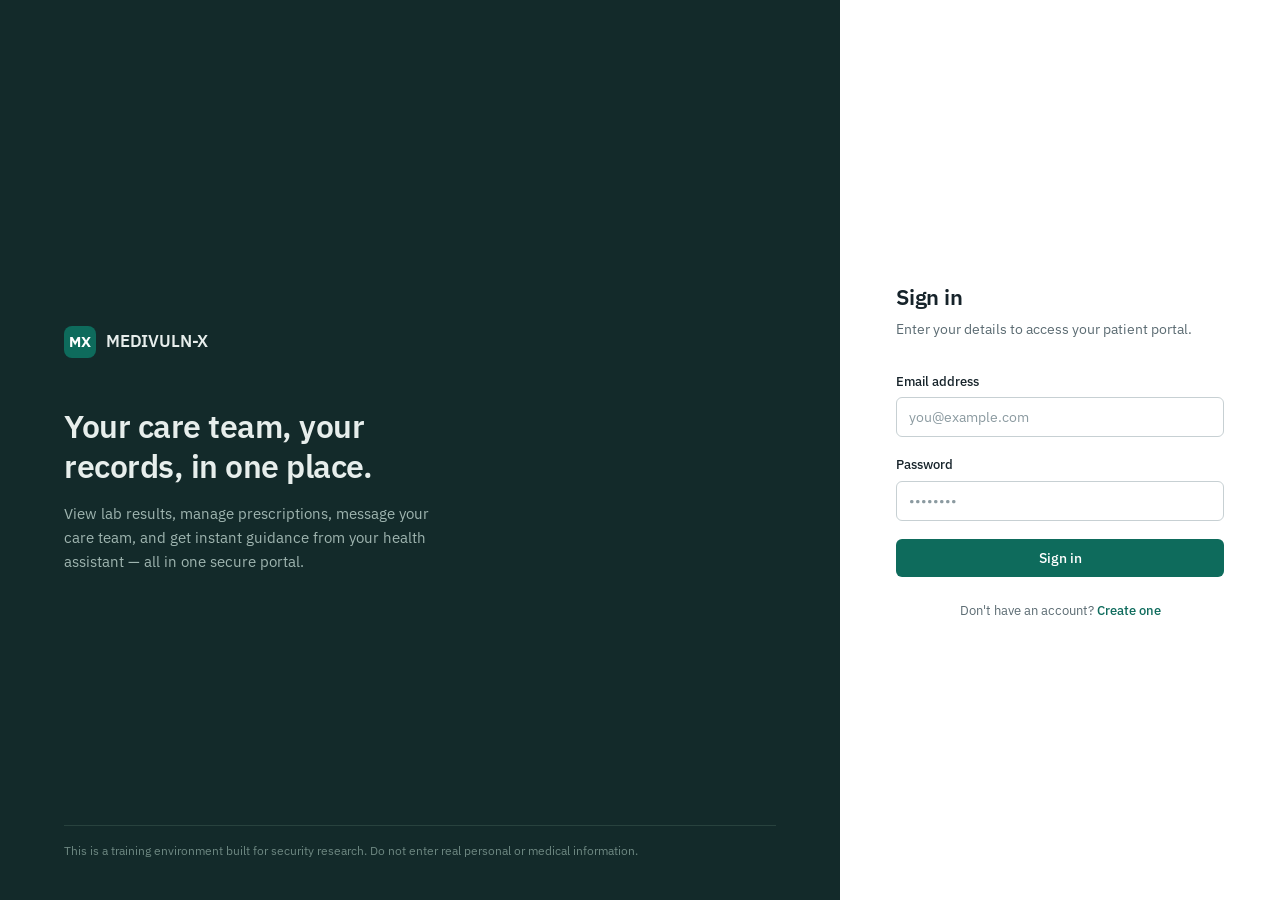
<file: frontend/index.html>
<!DOCTYPE html>
<html lang="en">
<head>
<meta charset="UTF-8">
<meta name="viewport" content="width=device-width, initial-scale=1">
<title>Sign in — MEDIVULN-X</title>
<link rel="stylesheet" href="style.css">
</head>
<body>
  <div class="auth-shell">
    <div class="auth-side">
      <div class="mark">
        <div class="mark-icon">MX</div>
        <div class="mark-text">MEDIVULN-X</div>
      </div>
      <h1>Your care team, your records, in one place.</h1>
      <p>View lab results, manage prescriptions, message your care team, and get instant guidance from your health assistant — all in one secure portal.</p>
      <div class="disclosure">
        This is a training environment built for security research. Do not enter real personal or medical information.
      </div>
    </div>
    <div class="auth-form-panel">
      <h2>Sign in</h2>
      <p class="sub">Enter your details to access your patient portal.</p>
      <div class="error-banner" id="err"></div>
      <form id="loginForm">
        <div class="field">
          <label for="email">Email address</label>
          <input type="email" id="email" placeholder="you@example.com" required>
        </div>
        <div class="field">
          <label for="password">Password</label>
          <input type="password" id="password" placeholder="••••••••" required>
        </div>
        <button type="submit" class="btn-primary">Sign in</button>
      </form>
      <p class="auth-switch">Don't have an account? <a href="register.html">Create one</a></p>
    </div>
  </div>
  <script src="app.js"></script>
  <script>
    document.getElementById('loginForm').addEventListener('submit', async (e) => {
      e.preventDefault();
      const email = document.getElementById('email').value;
      const password = document.getElementById('password').value;
      const errBox = document.getElementById('err');
      errBox.classList.remove('show');
      try {
        const data = await api('/api/v2/auth/login', 'POST', { email, password });
        localStorage.setItem('access_token', data.access_token);
        localStorage.setItem('refresh_token', data.refresh_token);
        window.location.href = 'dashboard.html';
      } catch (err) {
        errBox.textContent = err.message;
        errBox.classList.add('show');
      }
    });
  </script>
</body>
</html>
</file>
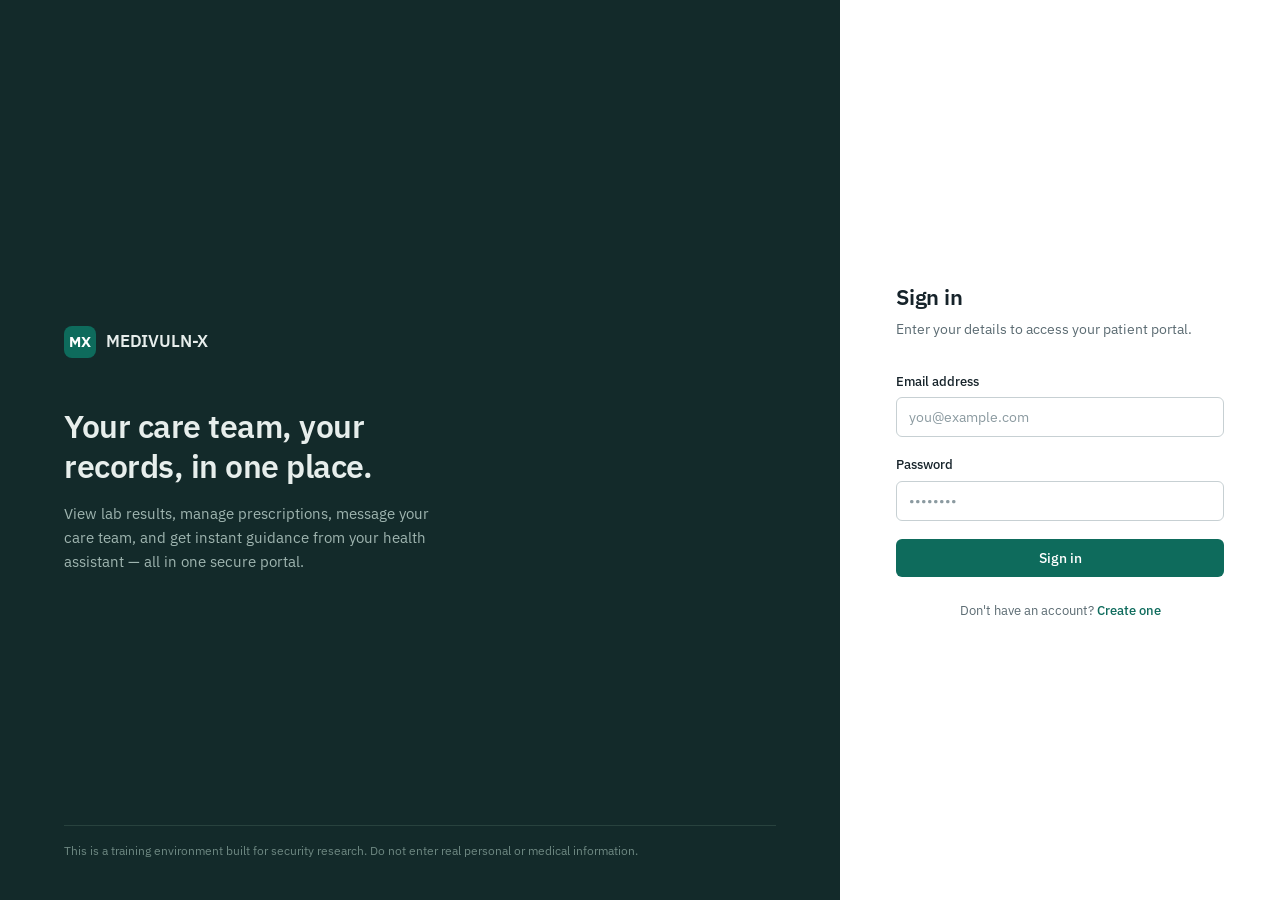
<file: frontend/dashboard.html>
<!DOCTYPE html>
<html lang="en">
<head>
<meta charset="UTF-8">
<meta name="viewport" content="width=device-width, initial-scale=1">
<title>MEDIVULN-X — Patient Portal</title>
<link rel="stylesheet" href="style.css">
</head>
<body>
  <div class="app-shell">

    <aside class="sidebar">
      <div class="mark">
        <div class="mark-icon">MX</div>
        <div class="mark-text">MEDIVULN-X</div>
      </div>
      <nav>
        <div class="nav-item active" data-section="overview">
          <span class="nav-icon"><svg viewBox="0 0 24 24" fill="none" stroke="currentColor" stroke-width="1.8"><rect x="3" y="3" width="7" height="9" rx="1.5"/><rect x="14" y="3" width="7" height="5" rx="1.5"/><rect x="14" y="12" width="7" height="9" rx="1.5"/><rect x="3" y="16" width="7" height="5" rx="1.5"/></svg></span>
          Overview
        </div>
        <div class="nav-item" data-section="records">
          <span class="nav-icon"><svg viewBox="0 0 24 24" fill="none" stroke="currentColor" stroke-width="1.8"><path d="M14 2H6a2 2 0 0 0-2 2v16a2 2 0 0 0 2 2h12a2 2 0 0 0 2-2V8z"/><path d="M14 2v6h6"/><path d="M9 13h6M9 17h6"/></svg></span>
          Health Records
        </div>
        <div class="nav-item" data-section="pharmacy">
          <span class="nav-icon"><svg viewBox="0 0 24 24" fill="none" stroke="currentColor" stroke-width="1.8"><rect x="3" y="7" width="18" height="13" rx="1.5"/><path d="M8 7V5a2 2 0 0 1 2-2h4a2 2 0 0 1 2 2v2"/><path d="M12 11v5M9.5 13.5h5"/></svg></span>
          Prescriptions
        </div>
        <div class="nav-item" data-section="messages">
          <span class="nav-icon"><svg viewBox="0 0 24 24" fill="none" stroke="currentColor" stroke-width="1.8"><path d="M21 15a2 2 0 0 1-2 2H7l-4 4V5a2 2 0 0 1 2-2h14a2 2 0 0 1 2 2z"/></svg></span>
          Messages
        </div>
        <div class="nav-item" data-section="assistant">
          <span class="nav-icon"><svg viewBox="0 0 24 24" fill="none" stroke="currentColor" stroke-width="1.8"><circle cx="12" cy="12" r="9"/><path d="M9 10h.01M15 10h.01M9.5 15a3.5 3.5 0 0 0 5 0"/></svg></span>
          AI Assistant
        </div>
        <div class="nav-item" data-section="import">
          <span class="nav-icon"><svg viewBox="0 0 24 24" fill="none" stroke="currentColor" stroke-width="1.8"><path d="M12 3v12m0 0l-4-4m4 4l4-4"/><path d="M4 17v2a2 2 0 0 0 2 2h12a2 2 0 0 0 2-2v-2"/></svg></span>
          Import Records
        </div>
      </nav>
      <div class="sidebar-footer">
        <div class="identity">
          <div class="avatar" id="avatarInitial">·</div>
          <div class="identity-text">
            <div class="identity-name" id="whoamiName">Loading…</div>
            <div class="identity-role" id="whoamiRole">&nbsp;</div>
          </div>
        </div>
        <button class="logout-link" id="logout">Sign out</button>
      </div>
    </aside>

    <div class="main">
      <div class="topbar">
        <h1 id="pageTitle">Overview</h1>
        <div class="topbar-meta" id="pageMeta"></div>
      </div>

      <div class="content">

        <!-- ── OVERVIEW ───────────────────────────────── -->
        <section class="section-view active" id="view-overview">
          <div class="panel">
            <div class="panel-header">
              <div>
                <h2>Look up a record</h2>
                <div class="panel-sub">Fetch any record by its ID</div>
              </div>
            </div>
            <div class="panel-body">
              <div class="inline-form">
                <div class="field">
                  <label>Record ID</label>
                  <input id="lookupId" type="number" placeholder="e.g. 3">
                </div>
                <button class="btn-secondary" id="lookupBtn">Fetch record</button>
              </div>
              <div class="result-box" id="lookupResult" style="display:none;"></div>
            </div>
          </div>

          <div class="panel">
            <div class="panel-header">
              <div>
                <h2>My health records</h2>
                <div class="panel-sub">Recent entries from you and your care team</div>
              </div>
              <button class="btn-secondary btn-sm" id="refreshOverview">Refresh</button>
            </div>
            <div class="panel-body flush" id="overviewRecords">
              <div class="empty-state">Click refresh to load your records.</div>
            </div>
          </div>
        </section>

        <!-- ── RECORDS ────────────────────────────────── -->
        <section class="section-view" id="view-records">
          <div class="panel">
            <div class="panel-header">
              <div>
                <h2>My health records</h2>
                <div class="panel-sub">Lab reports, imaging, and notes</div>
              </div>
              <button class="btn-secondary btn-sm" id="loadRecords">Refresh</button>
            </div>
            <div class="panel-body flush" id="records"></div>
          </div>

          <div class="panel">
            <div class="panel-header">
              <div>
                <h2>Add a note</h2>
                <div class="panel-sub">Add a personal note to your record</div>
              </div>
            </div>
            <div class="panel-body">
              <div class="field">
                <label>Title</label>
                <input id="recTitle" placeholder="e.g. Follow-up reminder">
              </div>
              <div class="field">
                <label>Content</label>
                <textarea id="recContent" placeholder="Write your note…"></textarea>
              </div>
              <button class="btn-primary" style="width:auto;" id="addRecord">Add note</button>
            </div>
          </div>
        </section>

        <!-- ── PHARMACY ───────────────────────────────── -->
        <section class="section-view" id="view-pharmacy">
          <div class="panel">
            <div class="panel-header">
              <div>
                <h2>Prescriptions</h2>
                <div class="panel-sub">View active prescriptions by patient ID</div>
              </div>
            </div>
            <div class="panel-body">
              <div class="inline-form">
                <div class="field">
                  <label>Patient ID</label>
                  <input id="rxPatientId" type="number" placeholder="e.g. 1">
                </div>
                <button class="btn-secondary" id="loadRx">Load</button>
              </div>
            </div>
            <div class="panel-body flush" id="rxList"></div>
          </div>

          <div class="panel">
            <div class="panel-header">
              <div>
                <h2>Request a refill</h2>
                <div class="panel-sub">Request additional medication on an active prescription</div>
              </div>
            </div>
            <div class="panel-body">
              <div class="form-row">
                <div class="field">
                  <label>Prescription ID</label>
                  <input id="refillPrescriptionId" type="number" placeholder="e.g. 1">
                </div>
                <div class="field">
                  <label>Quantity</label>
                  <input id="refillQty" type="number" placeholder="e.g. 30">
                </div>
              </div>
              <button class="btn-primary" style="width:auto;" id="refillBtn">Request refill</button>
              <div class="result-box" id="refillResult" style="display:none;"></div>
            </div>
          </div>
        </section>

        <!-- ── MESSAGES ───────────────────────────────── -->
        <section class="section-view" id="view-messages">
          <div class="panel">
            <div class="panel-header">
              <div>
                <h2>Send a message</h2>
                <div class="panel-sub">Message a member of your care team</div>
              </div>
            </div>
            <div class="panel-body">
              <div class="form-row">
                <div class="field">
                  <label>Recipient user ID</label>
                  <input id="msgTo" type="number" placeholder="e.g. 3">
                </div>
              </div>
              <div class="field">
                <label>Message</label>
                <textarea id="msgBody" placeholder="Write your message…"></textarea>
              </div>
              <button class="btn-primary" style="width:auto;" id="msgSend">Send message</button>
            </div>
          </div>

          <div class="panel">
            <div class="panel-header">
              <div>
                <h2>View a thread</h2>
                <div class="panel-sub">View messages exchanged with a user ID</div>
              </div>
            </div>
            <div class="panel-body">
              <div class="inline-form">
                <div class="field">
                  <label>User ID</label>
                  <input id="threadWith" type="number" placeholder="e.g. 3">
                </div>
                <button class="btn-secondary" id="threadLoad">Load thread</button>
              </div>
            </div>
            <div class="panel-body flush" id="msgThread"></div>
          </div>
        </section>

        <!-- ── AI ASSISTANT ───────────────────────────── -->
        <section class="section-view" id="view-assistant">
          <div class="panel">
            <div class="panel-header">
              <div>
                <h2>AI symptom checker</h2>
                <div class="panel-sub">Describe how you're feeling for general guidance</div>
              </div>
            </div>
            <div class="chat-thread" id="chatLog"></div>
            <div class="chat-input-row">
              <input id="chatInput" placeholder="Describe your symptoms…">
              <button class="btn-primary" style="width:auto;" id="chatSend">Send</button>
            </div>
            <div class="disclaimer-note">This assistant does not provide medical diagnoses. For emergencies, contact your care team directly.</div>
          </div>
        </section>

        <!-- ── IMPORT ─────────────────────────────────── -->
        <section class="section-view" id="view-import">
          <div class="panel">
            <div class="panel-header">
              <div>
                <h2>Import a lab report</h2>
                <div class="panel-sub">Import results from an external provider by URL</div>
              </div>
            </div>
            <div class="panel-body">
              <div class="field">
                <label>Title</label>
                <input id="importTitle" placeholder="e.g. Quest Diagnostics — Q3 Panel">
              </div>
              <div class="field">
                <label>Source URL</label>
                <input id="importUrl" placeholder="https://provider.example.com/report.pdf">
              </div>
              <button class="btn-primary" style="width:auto;" id="importBtn">Import record</button>
              <div class="result-box" id="importResult" style="display:none;"></div>
            </div>
          </div>
        </section>

      </div>
    </div>
  </div>

  <script src="app.js"></script>
  <script>
    // ── Navigation ─────────────────────────────────────────
    const titles = {
      overview: 'Overview', records: 'Health Records', pharmacy: 'Prescriptions',
      messages: 'Messages', assistant: 'AI Assistant', import: 'Import Records'
    };
    document.querySelectorAll('.nav-item').forEach(item => {
      item.addEventListener('click', () => {
        document.querySelectorAll('.nav-item').forEach(n => n.classList.remove('active'));
        document.querySelectorAll('.section-view').forEach(v => v.classList.remove('active'));
        item.classList.add('active');
        const key = item.dataset.section;
        document.getElementById('view-' + key).classList.add('active');
        document.getElementById('pageTitle').textContent = titles[key];
      });
    });

    // ── Identity ───────────────────────────────────────────
    (async () => {
      try {
        const me = await api('/api/v2/auth/me', 'GET');
        document.getElementById('whoamiName').textContent = me.full_name;
        document.getElementById('whoamiRole').textContent = me.role;
        document.getElementById('avatarInitial').textContent = me.full_name.charAt(0).toUpperCase();
        document.getElementById('pageMeta').textContent = `Patient ID: ${me.id}`;
      } catch (e) {
        window.location.href = 'index.html';
      }
    })();

    document.getElementById('logout').onclick = () => {
      localStorage.clear();
      window.location.href = 'index.html';
    };

    // ── Records rendering helper ─────────────────────────────
    function renderRecords(recs, target) {
      if (!recs.length) {
        target.innerHTML = '<div class="empty-state">No records yet.</div>';
        return;
      }
      target.innerHTML = recs.map(r => `
        <div class="row-item">
          <div>
            <div class="row-title">${r.title || '(untitled)'}</div>
            <div class="row-meta">#${r.id} · ${new Date(r.created_at).toLocaleDateString()}</div>
            ${r.content_text ? `<div class="row-body">${r.content_text}</div>` : ''}
          </div>
          <span class="tag">${r.record_type}</span>
        </div>
      `).join('');
    }

    document.getElementById('loadRecords').onclick = async () => {
      const recs = await api('/api/v2/records', 'GET');
      renderRecords(recs, document.getElementById('records'));
    };
    document.getElementById('refreshOverview').onclick = async () => {
      const recs = await api('/api/v2/records', 'GET');
      renderRecords(recs, document.getElementById('overviewRecords'));
    };

    document.getElementById('addRecord').onclick = async () => {
      await api('/api/v2/records', 'POST', {
        title: document.getElementById('recTitle').value,
        record_type: 'note',
        content_text: document.getElementById('recContent').value,
      });
      document.getElementById('recTitle').value = '';
      document.getElementById('recContent').value = '';
      document.getElementById('loadRecords').click();
    };

    document.getElementById('lookupBtn').onclick = async () => {
      const id = document.getElementById('lookupId').value;
      const box = document.getElementById('lookupResult');
      box.style.display = 'block';
      try {
        const rec = await api(`/api/v2/records/${id}`, 'GET');
        box.textContent = JSON.stringify(rec, null, 2);
      } catch (e) {
        box.textContent = e.message;
      }
    };

    document.getElementById('importBtn').onclick = async () => {
      const box = document.getElementById('importResult');
      box.style.display = 'block';
      try {
        const rec = await api('/api/v2/records/fetch-from-url', 'POST', {
          title: document.getElementById('importTitle').value,
          source_url: document.getElementById('importUrl').value,
        });
        box.textContent = JSON.stringify(rec, null, 2);
      } catch (e) {
        box.textContent = e.message;
      }
    };

    document.getElementById('loadRx').onclick = async () => {
      const pid = document.getElementById('rxPatientId').value;
      const target = document.getElementById('rxList');
      try {
        const list = await api(`/api/v2/pharmacy/prescriptions/${pid}`, 'GET');
        if (!list.length) { target.innerHTML = '<div class="empty-state">No prescriptions found.</div>'; return; }
        target.innerHTML = list.map(p => `
          <div class="row-item">
            <div>
              <div class="row-title">${p.medication}</div>
              <div class="row-meta">#${p.id} · Qty ${p.quantity} · Refills ${p.refills_used}/${p.refills_allowed} · $${p.unit_price}/unit</div>
            </div>
            <span class="tag ${p.status === 'active' ? '' : 'tag-warning'}">${p.status}</span>
          </div>
        `).join('');
      } catch (e) {
        target.innerHTML = `<div class="empty-state">${e.message}</div>`;
      }
    };

    document.getElementById('refillBtn').onclick = async () => {
      const box = document.getElementById('refillResult');
      box.style.display = 'block';
      try {
        const res = await api('/api/v2/pharmacy/refill', 'POST', {
          prescription_id: Number(document.getElementById('refillPrescriptionId').value),
          quantity: Number(document.getElementById('refillQty').value),
        });
        box.textContent = JSON.stringify(res, null, 2);
      } catch (e) {
        box.textContent = e.message;
      }
    };

    let chatSessionId = null;
    document.getElementById('chatSend').onclick = async () => {
      const input = document.getElementById('chatInput');
      const text = input.value;
      if (!text.trim()) return;
      const log = document.getElementById('chatLog');
      log.innerHTML += `<div class="chat-msg user"><div class="chat-bubble">${text}</div></div>`;
      input.value = '';
      log.scrollTop = log.scrollHeight;
      const res = await api('/api/v2/chatbot/chat', 'POST', { session_id: chatSessionId, message: text });
      chatSessionId = res.session_id;
      log.innerHTML += `<div class="chat-msg assistant"><div class="chat-bubble">${res.reply}</div></div>`;
      log.scrollTop = log.scrollHeight;
    };
    document.getElementById('chatInput').addEventListener('keydown', (e) => {
      if (e.key === 'Enter') document.getElementById('chatSend').click();
    });

    document.getElementById('msgSend').onclick = async () => {
      await api('/api/v2/messages', 'POST', {
        recipient_id: Number(document.getElementById('msgTo').value),
        body: document.getElementById('msgBody').value,
      });
      document.getElementById('msgBody').value = '';
    };

    document.getElementById('threadLoad').onclick = async () => {
      const uid = document.getElementById('threadWith').value;
      const target = document.getElementById('msgThread');
      const msgs = await api(`/api/v2/messages/thread/${uid}`, 'GET');
      if (!msgs.length) { target.innerHTML = '<div class="empty-state">No messages found.</div>'; return; }
      target.innerHTML = msgs.map(m => `
        <div class="row-item">
          <div>
            <div class="row-meta">From user #${m.sender_id} → To user #${m.recipient_id}</div>
            <div class="row-body">${m.body}</div>
          </div>
        </div>
      `).join('');
    };

    // Load overview records on first paint
    document.getElementById('refreshOverview').click();
  </script>
</body>
</html>
</file>
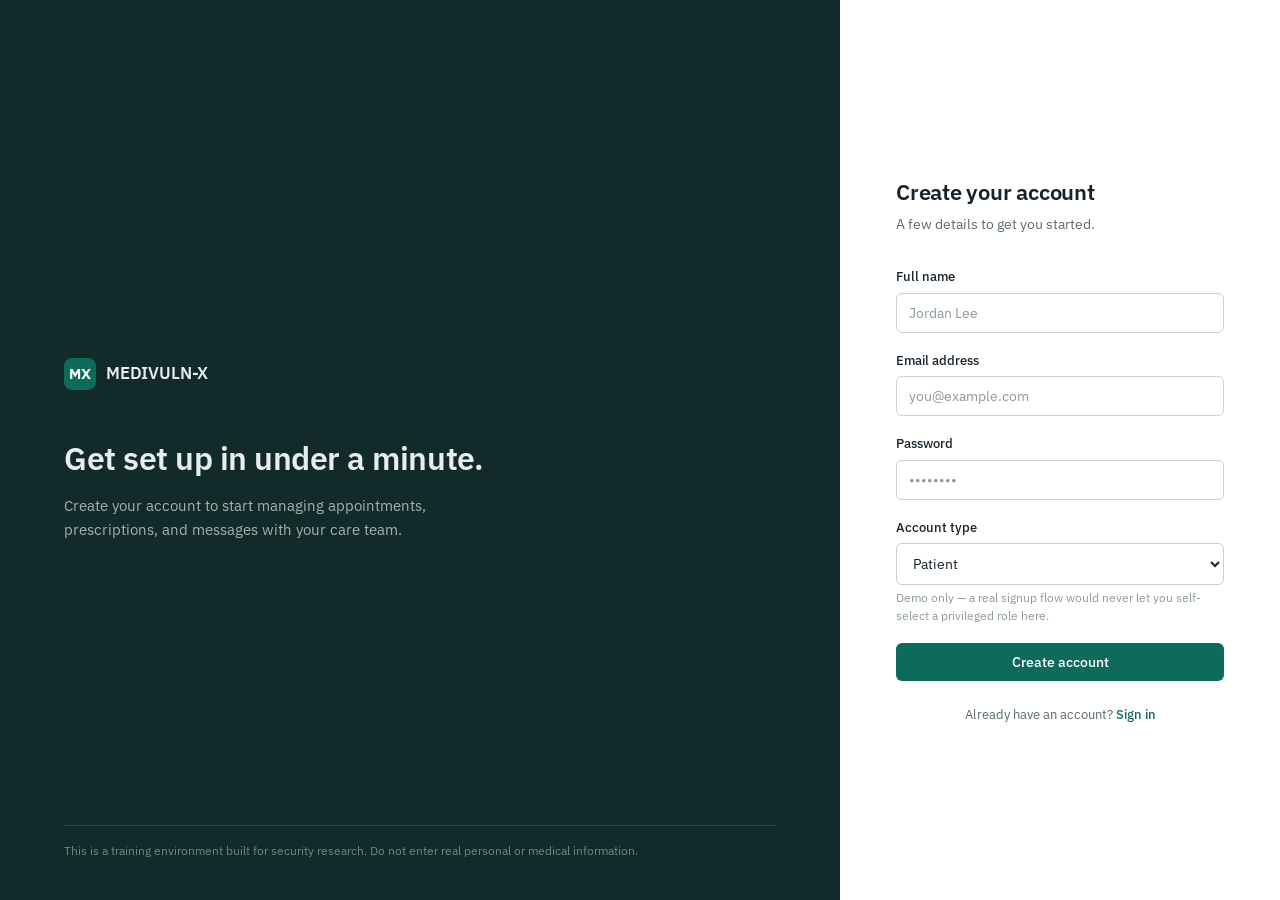
<file: frontend/register.html>
<!DOCTYPE html>
<html lang="en">
<head>
<meta charset="UTF-8">
<meta name="viewport" content="width=device-width, initial-scale=1">
<title>Create account — MEDIVULN-X</title>
<link rel="stylesheet" href="style.css">
</head>
<body>
  <div class="auth-shell">
    <div class="auth-side">
      <div class="mark">
        <div class="mark-icon">MX</div>
        <div class="mark-text">MEDIVULN-X</div>
      </div>
      <h1>Get set up in under a minute.</h1>
      <p>Create your account to start managing appointments, prescriptions, and messages with your care team.</p>
      <div class="disclosure">
        This is a training environment built for security research. Do not enter real personal or medical information.
      </div>
    </div>
    <div class="auth-form-panel">
      <h2>Create your account</h2>
      <p class="sub">A few details to get you started.</p>
      <div class="error-banner" id="err"></div>
      <form id="regForm">
        <div class="field">
          <label for="full_name">Full name</label>
          <input type="text" id="full_name" placeholder="Jordan Lee" required>
        </div>
        <div class="field">
          <label for="email">Email address</label>
          <input type="email" id="email" placeholder="you@example.com" required>
        </div>
        <div class="field">
          <label for="password">Password</label>
          <input type="password" id="password" placeholder="••••••••" required>
        </div>
        <div class="field">
          <label for="role">Account type</label>
          <select id="role">
            <option value="patient">Patient</option>
            <option value="doctor">Doctor</option>
            <option value="admin">Admin</option>
          </select>
          <div class="hint">Demo only — a real signup flow would never let you self-select a privileged role here.</div>
        </div>
        <button type="submit" class="btn-primary">Create account</button>
      </form>
      <p class="auth-switch">Already have an account? <a href="index.html">Sign in</a></p>
    </div>
  </div>
  <script src="app.js"></script>
  <script>
    document.getElementById('regForm').addEventListener('submit', async (e) => {
      e.preventDefault();
      const body = {
        full_name: document.getElementById('full_name').value,
        email: document.getElementById('email').value,
        password: document.getElementById('password').value,
        role: document.getElementById('role').value,
      };
      const errBox = document.getElementById('err');
      errBox.classList.remove('show');
      try {
        await api('/api/v2/auth/register', 'POST', body);
        window.location.href = 'index.html';
      } catch (err) {
        errBox.textContent = err.message;
        errBox.classList.add('show');
      }
    });
  </script>
</body>
</html>
</file>
<file: frontend/style.css>
/* ──────────────────────────────────────────────────────────
   MEDIVULN-X — Design System
   Clinical trust through restraint: light surfaces, one
   accent color, generous whitespace, flat bordered panels.
   ────────────────────────────────────────────────────────── */

@import url('https://fonts.googleapis.com/css2?family=IBM+Plex+Sans:wght@400;500;600;700&family=IBM+Plex+Mono:wght@500&display=swap');

:root {
  --bg:          #F6F8F9;
  --surface:     #FFFFFF;
  --surface-alt: #EEF2F3;
  --sidebar-bg:  #132A2A;
  --sidebar-text:#AEC4C0;
  --sidebar-text-active: #FFFFFF;
  --primary:     #0E6B5C;
  --primary-hover: #0A5447;
  --primary-tint:#E4F1EE;
  --text:        #16232A;
  --text-muted:  #5B6B72;
  --text-faint:  #8B9AA0;
  --border:      #E0E6E8;
  --border-strong: #C7D0D3;
  --danger:      #B3261E;
  --danger-tint: #FBEAE9;
  --warning:     #8A5A00;
  --warning-tint:#FCF2DC;
  --success:     #0E6B5C;
  --radius:      6px;
  --shadow-sm:   0 1px 2px rgba(22,35,42,0.06);
  --font:        'IBM Plex Sans', -apple-system, BlinkMacSystemFont, sans-serif;
  --font-mono:   'IBM Plex Mono', monospace;
}

* { box-sizing: border-box; margin: 0; padding: 0; }

html, body {
  height: 100%;
  font-family: var(--font);
  background: var(--bg);
  color: var(--text);
  font-size: 14px;
  line-height: 1.5;
  -webkit-font-smoothing: antialiased;
}

/* ── Auth pages (login / register) ─────────────────────────── */

.auth-shell {
  min-height: 100vh;
  display: flex;
  background: var(--bg);
}

.auth-side {
  flex: 1;
  background: var(--sidebar-bg);
  color: #E7EEEC;
  display: flex;
  flex-direction: column;
  justify-content: center;
  padding: 64px;
  position: relative;
}

.auth-side .mark {
  display: inline-flex;
  align-items: center;
  gap: 10px;
  margin-bottom: 48px;
}

.auth-side .mark-icon {
  width: 32px;
  height: 32px;
  border-radius: 8px;
  background: var(--primary);
  display: flex;
  align-items: center;
  justify-content: center;
  font-weight: 700;
  font-size: 15px;
  color: white;
}

.auth-side .mark-text {
  font-size: 17px;
  font-weight: 600;
  letter-spacing: -0.01em;
}

.auth-side h1 {
  font-size: 32px;
  font-weight: 600;
  line-height: 1.25;
  letter-spacing: -0.015em;
  max-width: 420px;
  margin-bottom: 16px;
}

.auth-side p {
  color: #9FB5B0;
  font-size: 15px;
  max-width: 380px;
  line-height: 1.6;
}

.auth-side .disclosure {
  position: absolute;
  bottom: 40px;
  left: 64px;
  right: 64px;
  font-size: 12px;
  color: #6E8882;
  border-top: 1px solid #28423E;
  padding-top: 16px;
}

.auth-form-panel {
  width: 440px;
  display: flex;
  flex-direction: column;
  justify-content: center;
  padding: 64px 56px;
  background: var(--surface);
}

.auth-form-panel h2 {
  font-size: 22px;
  font-weight: 600;
  margin-bottom: 6px;
  letter-spacing: -0.01em;
}

.auth-form-panel .sub {
  color: var(--text-muted);
  font-size: 14px;
  margin-bottom: 32px;
}

.field { margin-bottom: 18px; }

.field label {
  display: block;
  font-size: 13px;
  font-weight: 500;
  color: var(--text);
  margin-bottom: 6px;
}

.field .hint {
  font-size: 12px;
  color: var(--text-faint);
  margin-top: 4px;
}

input[type="text"],
input[type="email"],
input[type="password"],
input[type="number"],
textarea,
select {
  width: 100%;
  padding: 10px 12px;
  font-family: var(--font);
  font-size: 14px;
  color: var(--text);
  background: var(--surface);
  border: 1px solid var(--border-strong);
  border-radius: var(--radius);
  transition: border-color 0.12s ease;
}

input:focus, textarea:focus, select:focus {
  outline: none;
  border-color: var(--primary);
  box-shadow: 0 0 0 3px var(--primary-tint);
}

input::placeholder, textarea::placeholder { color: var(--text-faint); }

textarea { resize: vertical; min-height: 72px; }

button, .btn {
  font-family: var(--font);
  font-size: 14px;
  font-weight: 500;
  border: none;
  border-radius: var(--radius);
  cursor: pointer;
  transition: background 0.12s ease;
}

.btn-primary {
  background: var(--primary);
  color: white;
  padding: 10px 18px;
  width: 100%;
}
.btn-primary:hover { background: var(--primary-hover); }

.btn-secondary {
  background: var(--surface);
  color: var(--text);
  border: 1px solid var(--border-strong);
  padding: 8px 14px;
}
.btn-secondary:hover { background: var(--surface-alt); }

.btn-sm { padding: 6px 12px; font-size: 13px; }

.error-banner {
  background: var(--danger-tint);
  color: var(--danger);
  border: 1px solid #E8B4B0;
  border-radius: var(--radius);
  padding: 10px 12px;
  font-size: 13px;
  margin-bottom: 16px;
  display: none;
}
.error-banner.show { display: block; }

.auth-switch {
  margin-top: 24px;
  font-size: 13px;
  color: var(--text-muted);
  text-align: center;
}
.auth-switch a { color: var(--primary); text-decoration: none; font-weight: 500; }
.auth-switch a:hover { text-decoration: underline; }

/* ── App shell ──────────────────────────────────────────────── */

.app-shell {
  display: flex;
  min-height: 100vh;
}

.sidebar {
  width: 236px;
  background: var(--sidebar-bg);
  color: var(--sidebar-text);
  display: flex;
  flex-direction: column;
  flex-shrink: 0;
  position: fixed;
  top: 0; left: 0; bottom: 0;
}

.sidebar .mark {
  display: flex;
  align-items: center;
  gap: 10px;
  padding: 22px 20px;
  border-bottom: 1px solid #243D39;
}

.sidebar .mark-icon {
  width: 28px; height: 28px;
  border-radius: 7px;
  background: var(--primary);
  display: flex; align-items: center; justify-content: center;
  font-weight: 700; font-size: 13px; color: white; flex-shrink: 0;
}

.sidebar .mark-text { font-size: 15px; font-weight: 600; color: white; }

.sidebar nav { flex: 1; padding: 14px 10px; }

.nav-item {
  display: flex;
  align-items: center;
  gap: 11px;
  padding: 9px 12px;
  border-radius: var(--radius);
  color: var(--sidebar-text);
  font-size: 13.5px;
  font-weight: 500;
  cursor: pointer;
  margin-bottom: 2px;
  transition: background 0.12s ease, color 0.12s ease;
  user-select: none;
}

.nav-item:hover { background: #1C3835; color: var(--sidebar-text-active); }

.nav-item.active {
  background: var(--primary);
  color: white;
}

.nav-item .nav-icon {
  width: 18px; height: 18px;
  flex-shrink: 0;
  display: flex; align-items: center; justify-content: center;
}

.nav-item svg { width: 17px; height: 17px; }

.sidebar-footer {
  padding: 14px 20px 20px;
  border-top: 1px solid #243D39;
}

.sidebar-footer .identity {
  display: flex;
  align-items: center;
  gap: 10px;
  margin-bottom: 12px;
}

.avatar {
  width: 32px; height: 32px;
  border-radius: 50%;
  background: var(--primary);
  color: white;
  display: flex; align-items: center; justify-content: center;
  font-weight: 600; font-size: 13px;
  flex-shrink: 0;
}

.identity-text { overflow: hidden; }
.identity-name {
  font-size: 13px; font-weight: 500; color: white;
  white-space: nowrap; overflow: hidden; text-overflow: ellipsis;
}
.identity-role {
  font-size: 11.5px; color: var(--sidebar-text);
  text-transform: capitalize;
}

.logout-link {
  font-size: 12.5px;
  color: var(--sidebar-text);
  cursor: pointer;
  background: none;
  border: none;
  padding: 0;
  text-decoration: none;
}
.logout-link:hover { color: white; }

.main {
  margin-left: 236px;
  flex: 1;
  display: flex;
  flex-direction: column;
  min-height: 100vh;
}

.topbar {
  height: 60px;
  background: var(--surface);
  border-bottom: 1px solid var(--border);
  display: flex;
  align-items: center;
  justify-content: space-between;
  padding: 0 28px;
  flex-shrink: 0;
}

.topbar h1 {
  font-size: 17px;
  font-weight: 600;
  letter-spacing: -0.01em;
}

.topbar .topbar-meta {
  font-size: 12.5px;
  color: var(--text-faint);
}

.content {
  flex: 1;
  padding: 28px;
  max-width: 1040px;
}

.section-view { display: none; }
.section-view.active { display: block; }

.panel {
  background: var(--surface);
  border: 1px solid var(--border);
  border-radius: var(--radius);
  margin-bottom: 20px;
}

.panel-header {
  display: flex;
  align-items: center;
  justify-content: space-between;
  padding: 16px 20px;
  border-bottom: 1px solid var(--border);
}

.panel-header h2 {
  font-size: 14.5px;
  font-weight: 600;
}

.panel-header .panel-sub {
  font-size: 12px;
  color: var(--text-faint);
  margin-top: 2px;
}

.panel-body { padding: 18px 20px; }

.panel-body.flush { padding: 0; }

/* record / list rows */
.row-item {
  display: flex;
  justify-content: space-between;
  align-items: flex-start;
  padding: 14px 20px;
  border-bottom: 1px solid var(--border);
  gap: 16px;
}
.row-item:last-child { border-bottom: none; }

.row-title { font-size: 13.5px; font-weight: 500; color: var(--text); }
.row-meta { font-size: 12px; color: var(--text-faint); margin-top: 2px; }
.row-body { font-size: 13px; color: var(--text-muted); margin-top: 6px; line-height: 1.5; }

.tag {
  display: inline-block;
  font-size: 11px;
  font-weight: 500;
  padding: 2px 8px;
  border-radius: 100px;
  background: var(--primary-tint);
  color: var(--primary);
  text-transform: capitalize;
}

.tag-warning { background: var(--warning-tint); color: var(--warning); }
.tag-danger { background: var(--danger-tint); color: var(--danger); }

.empty-state {
  padding: 40px 20px;
  text-align: center;
  color: var(--text-faint);
  font-size: 13px;
}

.form-row { display: flex; gap: 12px; }
.form-row .field { flex: 1; }

.inline-form {
  display: flex;
  gap: 10px;
  align-items: flex-end;
  flex-wrap: wrap;
}
.inline-form .field { margin-bottom: 0; flex: 1; min-width: 140px; }

/* chat */
.chat-thread {
  max-height: 340px;
  overflow-y: auto;
  padding: 18px 20px;
  display: flex;
  flex-direction: column;
  gap: 12px;
}

.chat-msg { max-width: 78%; }
.chat-msg.user { align-self: flex-end; }
.chat-msg.assistant { align-self: flex-start; }

.chat-bubble {
  padding: 10px 14px;
  border-radius: 12px;
  font-size: 13.5px;
  line-height: 1.5;
}
.chat-msg.user .chat-bubble {
  background: var(--primary);
  color: white;
  border-bottom-right-radius: 3px;
}
.chat-msg.assistant .chat-bubble {
  background: var(--surface-alt);
  color: var(--text);
  border-bottom-left-radius: 3px;
}

.chat-input-row {
  display: flex;
  gap: 10px;
  padding: 14px 20px;
  border-top: 1px solid var(--border);
}
.chat-input-row input { flex: 1; }

.disclaimer-note {
  font-size: 11.5px;
  color: var(--text-faint);
  padding: 10px 20px;
  background: var(--surface-alt);
  border-top: 1px solid var(--border);
}

.result-box {
  background: var(--surface-alt);
  border: 1px solid var(--border);
  border-radius: var(--radius);
  padding: 12px 14px;
  font-family: var(--font-mono);
  font-size: 12px;
  color: var(--text-muted);
  white-space: pre-wrap;
  word-break: break-all;
  margin-top: 10px;
  max-height: 200px;
  overflow-y: auto;
}

@media (max-width: 860px) {
  .sidebar { display: none; }
  .main { margin-left: 0; }
}
</file>
